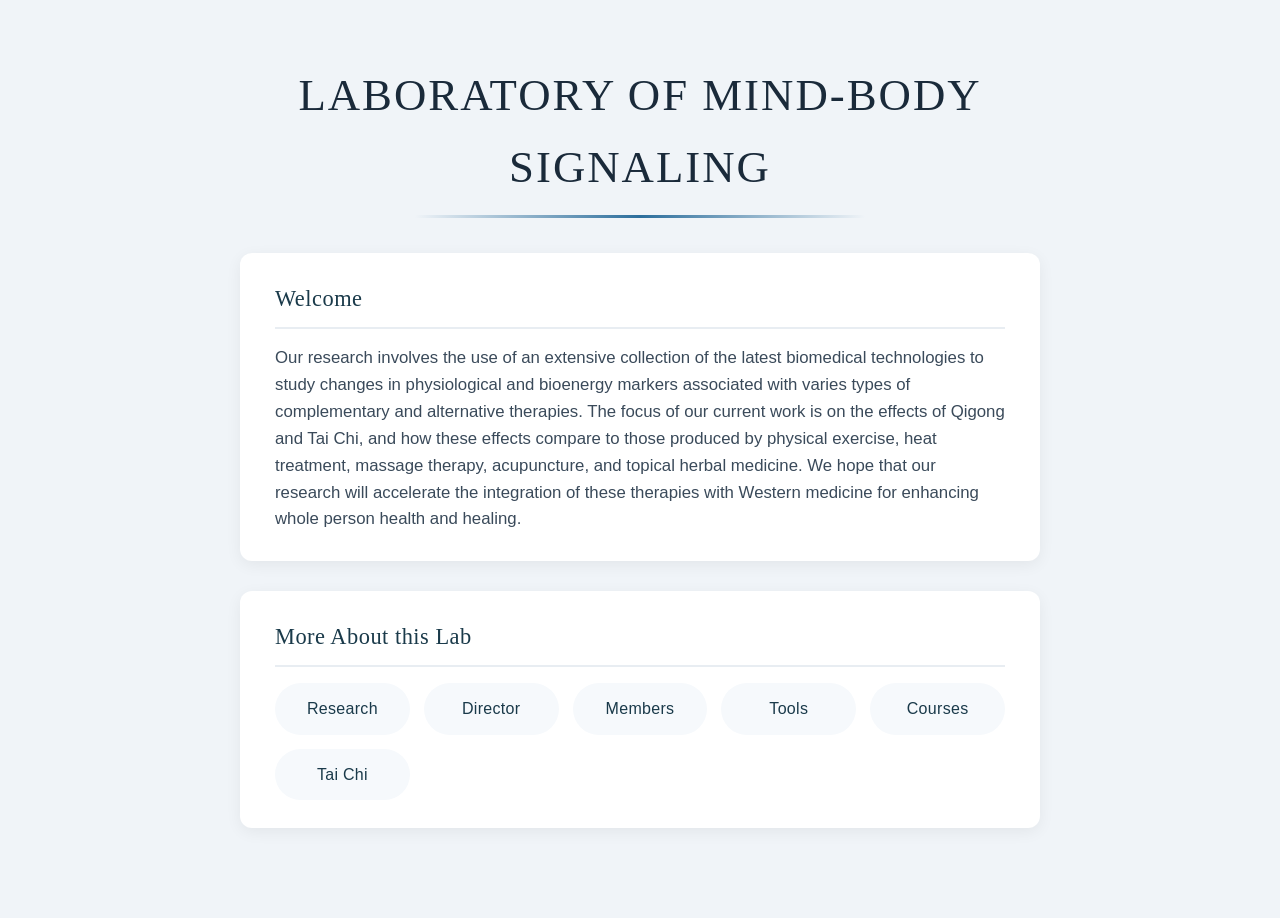
<file: index.html>
<!DOCTYPE html>
<html lang="en">
<head>
  <meta charset="UTF-8" />
  <meta name="viewport" content="width=device-width, initial-scale=1.0" />
  <title>Laboratory of Mind-Body Signaling</title>
  <link rel="stylesheet" href="base.css">
  <link rel="stylesheet" href="index.css">
</head>
<body>
  <div class="lab-card">

    <!-- Centered Large Title -->
    <h1 class="main-title">Laboratory of Mind-Body Signaling</h1>

    <!-- small break line -->
    <hr class="break-line" />

    <!-- div box – Welcome -->
    <div class="div-box welcome-box">
      <h2 class="small-title">Welcome</h2>
      <div class="welcome-content">
        <p>
          Our research involves the use of an extensive collection of the latest biomedical technologies to study changes in physiological and bioenergy markers associated with varies types of complementary and alternative therapies.
          The focus of our current work is on the effects of Qigong and Tai Chi, and how these effects compare to those produced by physical exercise, heat treatment, massage therapy, acupuncture, and topical herbal medicine.  
          We hope that our research will accelerate the integration of these therapies with Western medicine for enhancing whole person health and healing.
        </p>
      </div>
    </div>

    <!-- div box – More About this Lab -->
    <div class="div-box about-box">
      <h2 class="small-title">More About this Lab</h2>
      <!-- grid with Research, Staff, Tools, Courses, Join us -->
      <div class="about-grid">
        <a href="research.html" class="about-item">Research</a>
        <a href="director.html" class="about-item">Director</a>
        <a href="staff.html" class="about-item">Members</a>
        <a href="tools.html" class="about-item">Tools</a>
        <a href="courses.html" class="about-item">Courses</a>
        <a href="tai-chi-qigong-classes.html" class="about-item">Tai Chi</a>
      </div>
    </div>

    <!-- optional footnote – but layout complete -->
  </div>
</body>
</html>
</file>
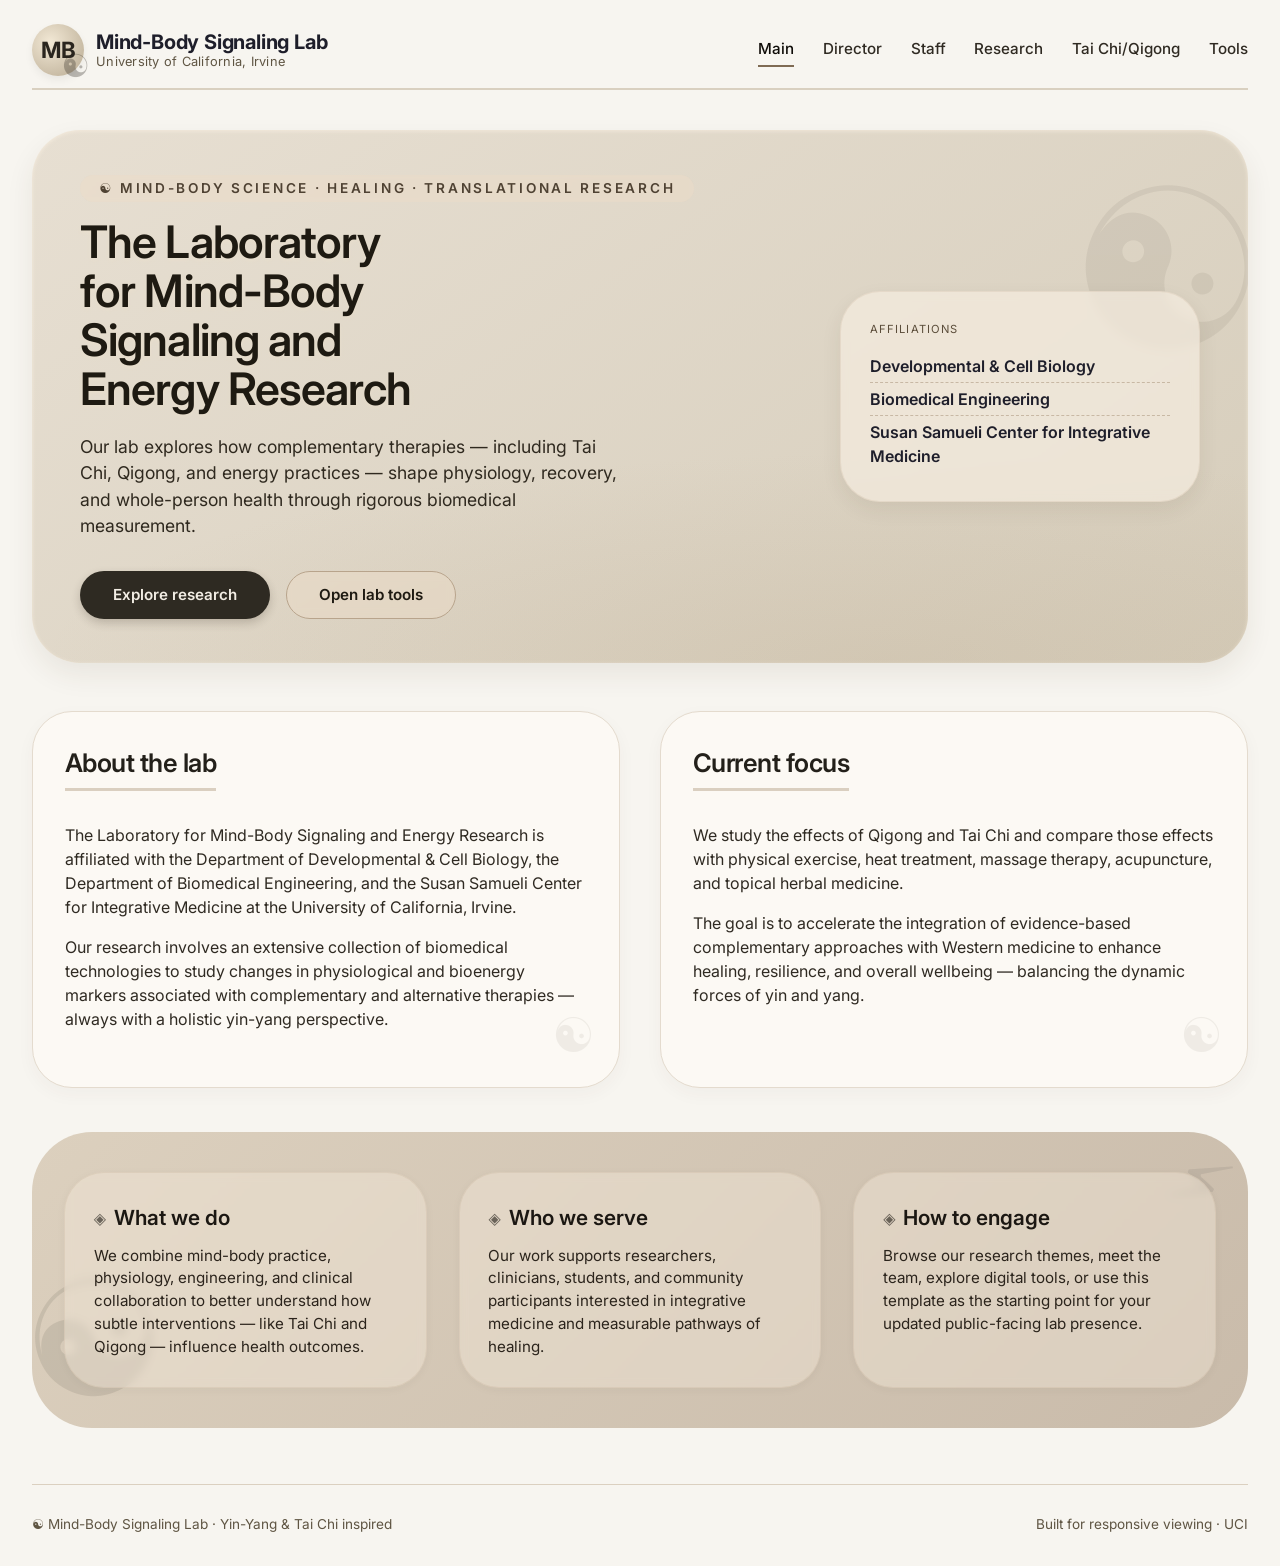
<file: archive2.html>
<!DOCTYPE html>
<html lang="en">
<head>
  <meta charset="UTF-8" />
  <meta name="viewport" content="width=device-width, initial-scale=1.0" />
  <title>Mind-Body Signaling · Yin-Yang Lab</title>
  <meta name="description" content="Laboratory of Mind-Body Signaling — integrating yin-yang, tai chi, and biomedical science.">
  <link rel="preconnect" href="https://fonts.googleapis.com">
  <link rel="preconnect" href="https://fonts.gstatic.com" crossorigin>
  <link href="https://fonts.googleapis.com/css2?family=Inter:opsz,wght@14..32,300..700&display=swap" rel="stylesheet">
  <style>
    * {
      margin: 0;
      padding: 0;
      box-sizing: border-box;
    }

    body {
      font-family: 'Inter', system-ui, -apple-system, sans-serif;
      background: #f7f5f0;  /* soft rice paper */
      color: #1e1e2a;
      line-height: 1.5;
    }

    .site-shell {
      max-width: 1280px;
      margin: 0 auto;
      padding: 1.5rem 2rem 2rem;
    }

    /* ----- header & brand ----- */
    .site-header {
      display: flex;
      align-items: center;
      justify-content: space-between;
      flex-wrap: wrap;
      border-bottom: 2px solid #d9d0c0;
      padding-bottom: 0.75rem;
      margin-bottom: 2.5rem;
      position: relative;
    }

    .brand {
      display: flex;
      align-items: center;
      gap: 0.75rem;
      text-decoration: none;
      color: #1e1e2a;
    }

    .brand-mark {
      display: inline-flex;
      align-items: center;
      justify-content: center;
      width: 52px;
      height: 52px;
      background: radial-gradient(circle at 35% 35%, #f2e8d5, #b8aa92);
      border-radius: 50%;
      font-weight: 700;
      font-size: 1.4rem;
      color: #2a251e;
      box-shadow: 0 4px 8px rgba(0,0,0,0.06);
      position: relative;
    }
    /* yin-yang dot inside brand mark */
    .brand-mark::after {
      content: "☯";
      font-size: 2rem;
      line-height: 1;
      opacity: 0.3;
      position: absolute;
      right: -6px;
      bottom: -6px;
      transform: rotate(15deg);
    }

    .brand-copy {
      display: flex;
      flex-direction: column;
      line-height: 1.2;
    }
    .brand-copy strong {
      font-weight: 700;
      font-size: 1.25rem;
      letter-spacing: -0.01em;
    }
    .brand-copy span {
      font-size: 0.8rem;
      font-weight: 400;
      color: #5f5543;
      letter-spacing: 0.02em;
    }

    .nav-toggle {
      display: none;
      background: none;
      border: 1px solid #cbc0b0;
      border-radius: 30px;
      padding: 0.5rem 0.8rem;
      cursor: pointer;
    }
    .nav-toggle span {
      display: block;
      width: 22px;
      height: 2px;
      margin: 5px 0;
      background: #2a251e;
      border-radius: 4px;
    }
    .sr-only {
      position: absolute;
      width: 1px;
      height: 1px;
      padding: 0;
      margin: -1px;
      overflow: hidden;
      clip: rect(0,0,0,0);
      border: 0;
    }

    .site-nav {
      display: flex;
      gap: 1.8rem;
      flex-wrap: wrap;
      font-weight: 500;
    }
    .site-nav a {
      text-decoration: none;
      color: #2f2a22;
      font-size: 0.95rem;
      padding: 0.3rem 0;
      border-bottom: 2px solid transparent;
      transition: 0.15s;
    }
    .site-nav a.is-active,
    .site-nav a:hover {
      border-bottom-color: #7f6b54;
      color: #0f0c08;
    }

    /* ----- hero section (yin-yang gradient) ----- */
    .hero {
      display: grid;
      grid-template-columns: 2fr 1fr;
      gap: 2.5rem;
      background: linear-gradient(145deg, #e7dfd2 0%, #d6cdbb 100%);
      border-radius: 48px 48px 48px 48px;
      padding: 2.8rem 3rem;
      margin-bottom: 3rem;
      box-shadow: inset 0 1px 4px rgba(255, 245, 230, 0.6), 0 12px 28px rgba(60, 45, 30, 0.08);
      position: relative;
      overflow: hidden;
    }
    /* tai chi / yin-yang wave overlay */
    .hero::before {
      content: "☯";
      position: absolute;
      right: -20px;
      top: -30px;
      font-size: 14rem;
      opacity: 0.07;
      transform: rotate(25deg);
      color: #3d3529;
      pointer-events: none;
    }
    .hero::after {
      content: "";
      position: absolute;
      bottom: 0;
      left: 0;
      width: 100%;
      height: 40%;
      background: radial-gradient(ellipse at 70% 100%, rgba(180, 160, 130, 0.2) 0%, transparent 70%);
      pointer-events: none;
    }

    .hero-copy {
      position: relative;
      z-index: 2;
    }

    .eyebrow {
      font-size: 0.85rem;
      text-transform: uppercase;
      letter-spacing: 0.2em;
      color: #4f4233;
      background: rgba(235, 220, 200, 0.5);
      display: inline-block;
      padding: 0.2rem 1.2rem;
      border-radius: 40px;
      backdrop-filter: blur(2px);
      font-weight: 600;
      margin-bottom: 1rem;
    }

    .hero-copy h1 {
      font-size: 2.8rem;
      font-weight: 600;
      letter-spacing: -0.02em;
      line-height: 1.1;
      color: #1e1a12;
      max-width: 12ch;
      margin-bottom: 1.2rem;
      text-shadow: 0 2px 4px rgba(255, 235, 200, 0.2);
    }

    .lead {
      font-size: 1.1rem;
      max-width: 50ch;
      color: #2f291f;
      margin-bottom: 2rem;
    }

    .hero-actions {
      display: flex;
      flex-wrap: wrap;
      gap: 1rem;
    }

    .button {
      display: inline-block;
      padding: 0.7rem 2rem;
      border-radius: 60px;
      font-weight: 600;
      text-decoration: none;
      font-size: 0.95rem;
      transition: all 0.15s;
      border: 1px solid transparent;
    }
    .button-primary {
      background: #2e2a22;
      color: #f2ede4;
      box-shadow: 0 4px 10px rgba(40, 30, 20, 0.2);
    }
    .button-primary:hover {
      background: #1b1712;
      transform: translateY(-2px);
    }
    .button-secondary {
      background: rgba(235, 220, 200, 0.5);
      backdrop-filter: blur(4px);
      color: #1e1a12;
      border-color: #b8a48c;
    }
    .button-secondary:hover {
      background: rgba(215, 195, 170, 0.7);
    }

    .hero-panel {
      position: relative;
      z-index: 2;
      display: flex;
      align-items: center;
    }

    .stat-card {
      background: rgba(245, 237, 224, 0.7);
      backdrop-filter: blur(4px);
      padding: 1.8rem 1.8rem;
      border-radius: 40px;
      box-shadow: 0 8px 20px rgba(60, 45, 30, 0.08);
      border: 1px solid rgba(210, 190, 165, 0.3);
      width: 100%;
    }
    .stat-label {
      display: block;
      font-size: 0.7rem;
      text-transform: uppercase;
      letter-spacing: 0.1em;
      color: #5b4d3a;
      margin-bottom: 0.75rem;
    }
    .stat-card strong {
      display: block;
      font-weight: 600;
      font-size: 1rem;
      padding: 0.25rem 0;
      border-bottom: 1px dashed #c8b8a4;
    }
    .stat-card strong:last-of-type {
      border-bottom: none;
    }

    /* ----- content grid (yin-yang accent) ----- */
    .content-grid {
      display: grid;
      grid-template-columns: 1fr 1fr;
      gap: 2.5rem;
      margin: 3rem 0 2.8rem;
    }

    .card {
      background: #fcf9f4;
      padding: 2rem 2rem 2.5rem;
      border-radius: 40px;
      box-shadow: 0 6px 18px rgba(80, 60, 40, 0.04);
      border: 1px solid #e4dbce;
      position: relative;
      transition: 0.2s;
    }
    .card:hover {
      border-color: #cbb8a2;
      box-shadow: 0 12px 28px rgba(70, 50, 30, 0.06);
    }
    /* tai chi swirl accent */
    .card::after {
      content: "☯";
      position: absolute;
      bottom: 1rem;
      right: 1.5rem;
      font-size: 3rem;
      opacity: 0.08;
      color: #5f5543;
      transform: rotate(10deg);
      pointer-events: none;
    }

    .card h2 {
      font-size: 1.6rem;
      font-weight: 600;
      letter-spacing: -0.02em;
      margin-bottom: 1rem;
      color: #23201a;
      display: inline-block;
      border-bottom: 3px solid #dacfc0;
      padding-bottom: 0.3rem;
    }
    .card p {
      color: #2f2a22;
      margin: 1rem 0;
    }

    /* ----- highlight band (tai chi / yin-yang gradient) ----- */
    .highlight-band {
      display: grid;
      grid-template-columns: repeat(3, 1fr);
      gap: 2rem;
      margin: 2.5rem 0 3rem;
      background: linear-gradient(135deg, #dcd0be 0%, #c9bbaa 100%);
      border-radius: 60px;
      padding: 2.5rem 2rem;
      position: relative;
      overflow: hidden;
    }
    .highlight-band::before {
      content: "☯";
      position: absolute;
      left: -10px;
      bottom: -30px;
      font-size: 10rem;
      opacity: 0.1;
      transform: rotate(-20deg);
      color: #2f2a1e;
    }
    .highlight-band::after {
      content: "⚡";
      position: absolute;
      right: 20px;
      top: -10px;
      font-size: 5rem;
      opacity: 0.08;
      transform: rotate(30deg);
    }

    .highlight-card {
      background: rgba(245, 235, 220, 0.4);
      backdrop-filter: blur(4px);
      padding: 1.8rem 1.8rem;
      border-radius: 40px;
      border: 1px solid rgba(200, 180, 155, 0.3);
      box-shadow: 0 2px 10px rgba(60, 45, 30, 0.04);
      position: relative;
      z-index: 2;
    }
    .highlight-card h2 {
      font-size: 1.3rem;
      font-weight: 600;
      color: #1b1712;
      margin-bottom: 0.7rem;
      display: flex;
      align-items: center;
      gap: 0.5rem;
    }
    .highlight-card h2::before {
      content: "◈";
      font-size: 1rem;
      opacity: 0.6;
    }
    .highlight-card p {
      color: #2b241c;
      font-size: 0.95rem;
    }

    /* ----- footer ----- */
    .site-footer {
      margin-top: 3.5rem;
      border-top: 1px solid #dbd0c0;
      padding-top: 1.8rem;
      display: flex;
      justify-content: space-between;
      flex-wrap: wrap;
      font-size: 0.85rem;
      color: #5f5543;
    }

    /* ----- responsive ----- */
    @media (max-width: 900px) {
      .hero {
        grid-template-columns: 1fr;
        padding: 2rem 1.8rem;
      }
      .hero-copy h1 {
        font-size: 2.2rem;
        max-width: 100%;
      }
      .content-grid {
        grid-template-columns: 1fr;
      }
      .highlight-band {
        grid-template-columns: 1fr;
        gap: 1.5rem;
        padding: 2rem 1.5rem;
      }
    }

    @media (max-width: 720px) {
      .site-shell {
        padding: 1rem;
      }
      .site-nav {
        display: none;
        flex-direction: column;
        width: 100%;
        gap: 0.5rem;
        padding-top: 1rem;
      }
      .site-nav.open {
        display: flex;
      }
      .nav-toggle {
        display: block;
      }
      .brand-copy strong {
        font-size: 1rem;
      }
      .brand-mark {
        width: 44px;
        height: 44px;
        font-size: 1rem;
      }
      .stat-card {
        padding: 1.2rem;
      }
      .hero-copy h1 {
        font-size: 1.9rem;
      }
    }

    @media (max-width: 480px) {
      .hero {
        border-radius: 28px;
        padding: 1.5rem;
      }
      .button {
        padding: 0.5rem 1.5rem;
        font-size: 0.85rem;
      }
      .highlight-card {
        padding: 1.2rem;
      }
      .card {
        padding: 1.5rem;
      }
    }
  </style>
</head>
<body>
<div class="site-shell">
  <header class="site-header">
    <a class="brand" href="index.html">
      <span class="brand-mark">MB</span>
      <span class="brand-copy">
        <strong>Mind-Body Signaling Lab</strong>
        <span>University of California, Irvine</span>
      </span>
    </a>
    <button class="nav-toggle" type="button" aria-expanded="false" aria-controls="site-nav">
      <span></span><span></span><span></span>
      <span class="sr-only">Toggle navigation</span>
    </button>
    <nav class="site-nav" id="site-nav" aria-label="Primary">
      <a class="is-active" href="index.html">Main</a>
      <a href="director.html">Director</a>
      <a href="staff.html">Staff</a>
      <a href="research.html">Research</a>
      <a href="tai-chi-qigong-classes.html">Tai Chi/Qigong</a>
      <a href="tools.html">Tools</a>
    </nav>
  </header>

  <main>
    <!-- hero with yin-yang / tai chi vibe -->
    <section class="hero">
      <div class="hero-copy">
        <p class="eyebrow">☯ mind-body science · healing · translational research</p>
        <h1>The Laboratory for Mind-Body Signaling and Energy Research</h1>
        <p class="lead">
          Our lab explores how complementary therapies — including Tai Chi, Qigong, and energy practices — shape physiology, recovery, and whole-person health through rigorous biomedical measurement.
        </p>
        <div class="hero-actions">
          <a class="button button-primary" href="research.html">Explore research</a>
          <a class="button button-secondary" href="tools.html">Open lab tools</a>
        </div>
      </div>
      <div class="hero-panel">
        <div class="stat-card">
          <span class="stat-label">Affiliations</span>
          <strong>Developmental &amp; Cell Biology</strong>
          <strong>Biomedical Engineering</strong>
          <strong>Susan Samueli Center for Integrative Medicine</strong>
        </div>
      </div>
    </section>

    <!-- two cards with yin-yang accent -->
    <div class="content-grid">
      <article class="card">
        <h2>About the lab</h2>
        <p>
          The Laboratory for Mind-Body Signaling and Energy Research is affiliated with the Department of Developmental &amp; Cell Biology, the Department of Biomedical Engineering, and the Susan Samueli Center for Integrative Medicine at the University of California, Irvine.
        </p>
        <p>
          Our research involves an extensive collection of biomedical technologies to study changes in physiological and bioenergy markers associated with complementary and alternative therapies — always with a holistic yin-yang perspective.
        </p>
      </article>

      <article class="card">
        <h2>Current focus</h2>
        <p>
          We study the effects of Qigong and Tai Chi and compare those effects with physical exercise, heat treatment, massage therapy, acupuncture, and topical herbal medicine.
        </p>
        <p>
          The goal is to accelerate the integration of evidence-based complementary approaches with Western medicine to enhance healing, resilience, and overall wellbeing — balancing the dynamic forces of yin and yang.
        </p>
      </article>
    </div>

    <!-- highlight band with tai chi / yin-yang gradient -->
    <section class="highlight-band">
      <div class="highlight-card">
        <h2>What we do</h2>
        <p>We combine mind-body practice, physiology, engineering, and clinical collaboration to better understand how subtle interventions — like Tai Chi and Qigong — influence health outcomes.</p>
      </div>
      <div class="highlight-card">
        <h2>Who we serve</h2>
        <p>Our work supports researchers, clinicians, students, and community participants interested in integrative medicine and measurable pathways of healing.</p>
      </div>
      <div class="highlight-card">
        <h2>How to engage</h2>
        <p>Browse our research themes, meet the team, explore digital tools, or use this template as the starting point for your updated public-facing lab presence.</p>
      </div>
    </section>
  </main>

  <footer class="site-footer">
    <p>☯ Mind-Body Signaling Lab · Yin-Yang &amp; Tai Chi inspired</p>
    <p>Built for responsive viewing · UCI</p>
  </footer>
</div>

<!-- tiny nav toggle script -->
<script>
  (function() {
    const toggle = document.querySelector('.nav-toggle');
    const nav = document.getElementById('site-nav');
    if (toggle && nav) {
      toggle.addEventListener('click', function() {
        const expanded = this.getAttribute('aria-expanded') === 'true' ? false : true;
        this.setAttribute('aria-expanded', expanded);
        nav.classList.toggle('open');
      });
    }
  })();
</script>
</body>
</html>
</file>
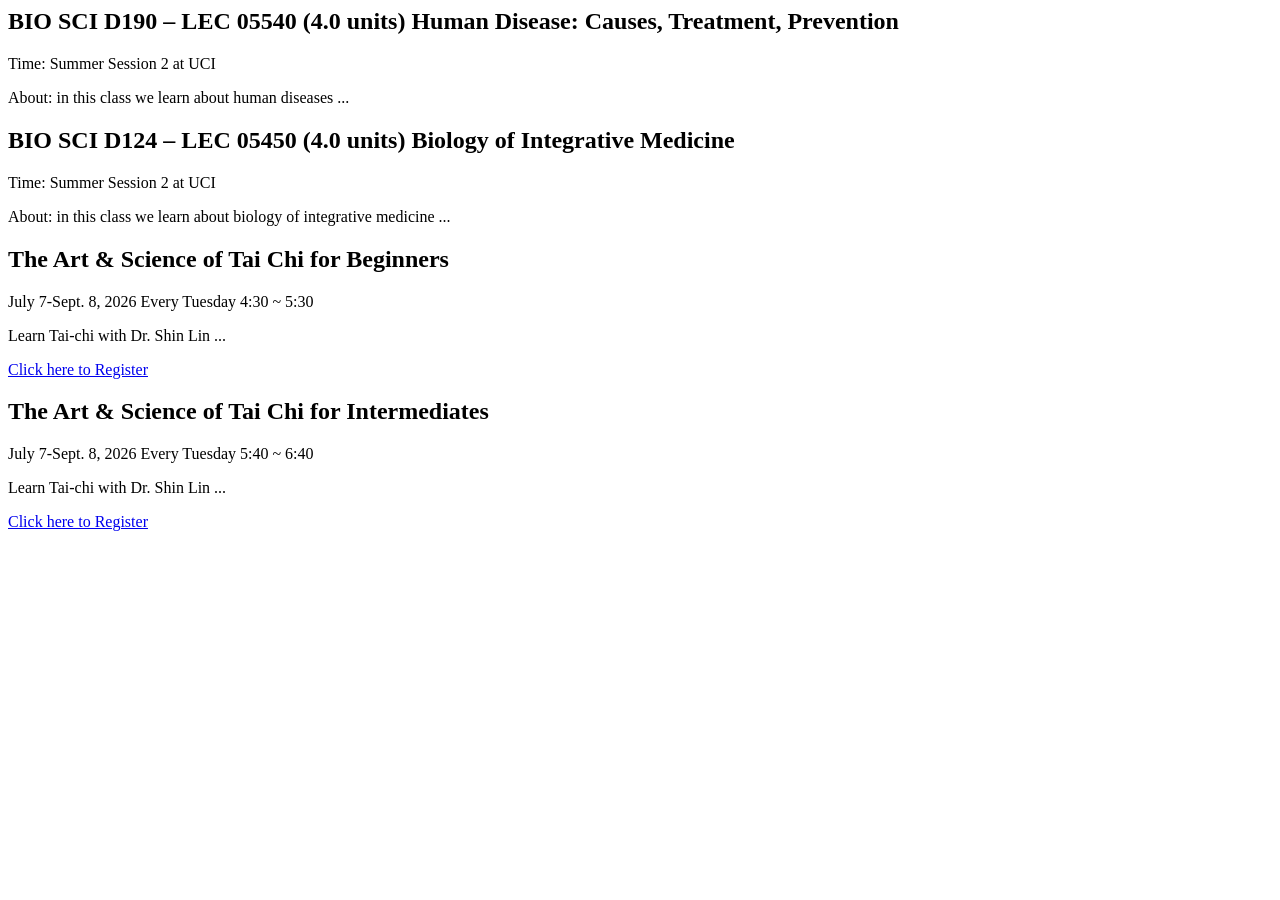
<file: courses.html>
<html>
  <h2> BIO SCI D190 – LEC 05540 (4.0 units) Human Disease: Causes, Treatment, Prevention </h2>
  <p> Time: Summer Session 2 at UCI</p>
  <p> About: in this class we learn about human diseases ... </p>

  <h2> 	BIO SCI D124 – LEC 05450 (4.0 units) Biology of Integrative Medicine </h2>
  <p> Time: Summer Session 2 at UCI</p>
  <p> About: in this class we learn about biology of integrative medicine ... </p>

  <h2> The Art & Science of Tai Chi for Beginners </h2>
  <p> July 7-Sept. 8, 2026 Every Tuesday 4:30 ~ 5:30 </p>
  <p> Learn Tai-chi with Dr. Shin Lin ... </p>
  <a href="https://ssihi.uci.edu/class/the-art-science-of-tai-chi-for-beginners-july-7-sept-8-2026/"> Click here to Register </a>
  
  <h2> The Art & Science of Tai Chi for Intermediates </h2>
  <p> July 7-Sept. 8, 2026 Every Tuesday 5:40 ~ 6:40 </p>
  <p> Learn Tai-chi with Dr. Shin Lin ... </p>
  <a href="https://ssihi.uci.edu/class/the-art-science-of-tai-chi-for-intermediates-july-7-sept-8-2026/"> Click here to Register </a>


</html>
</file>
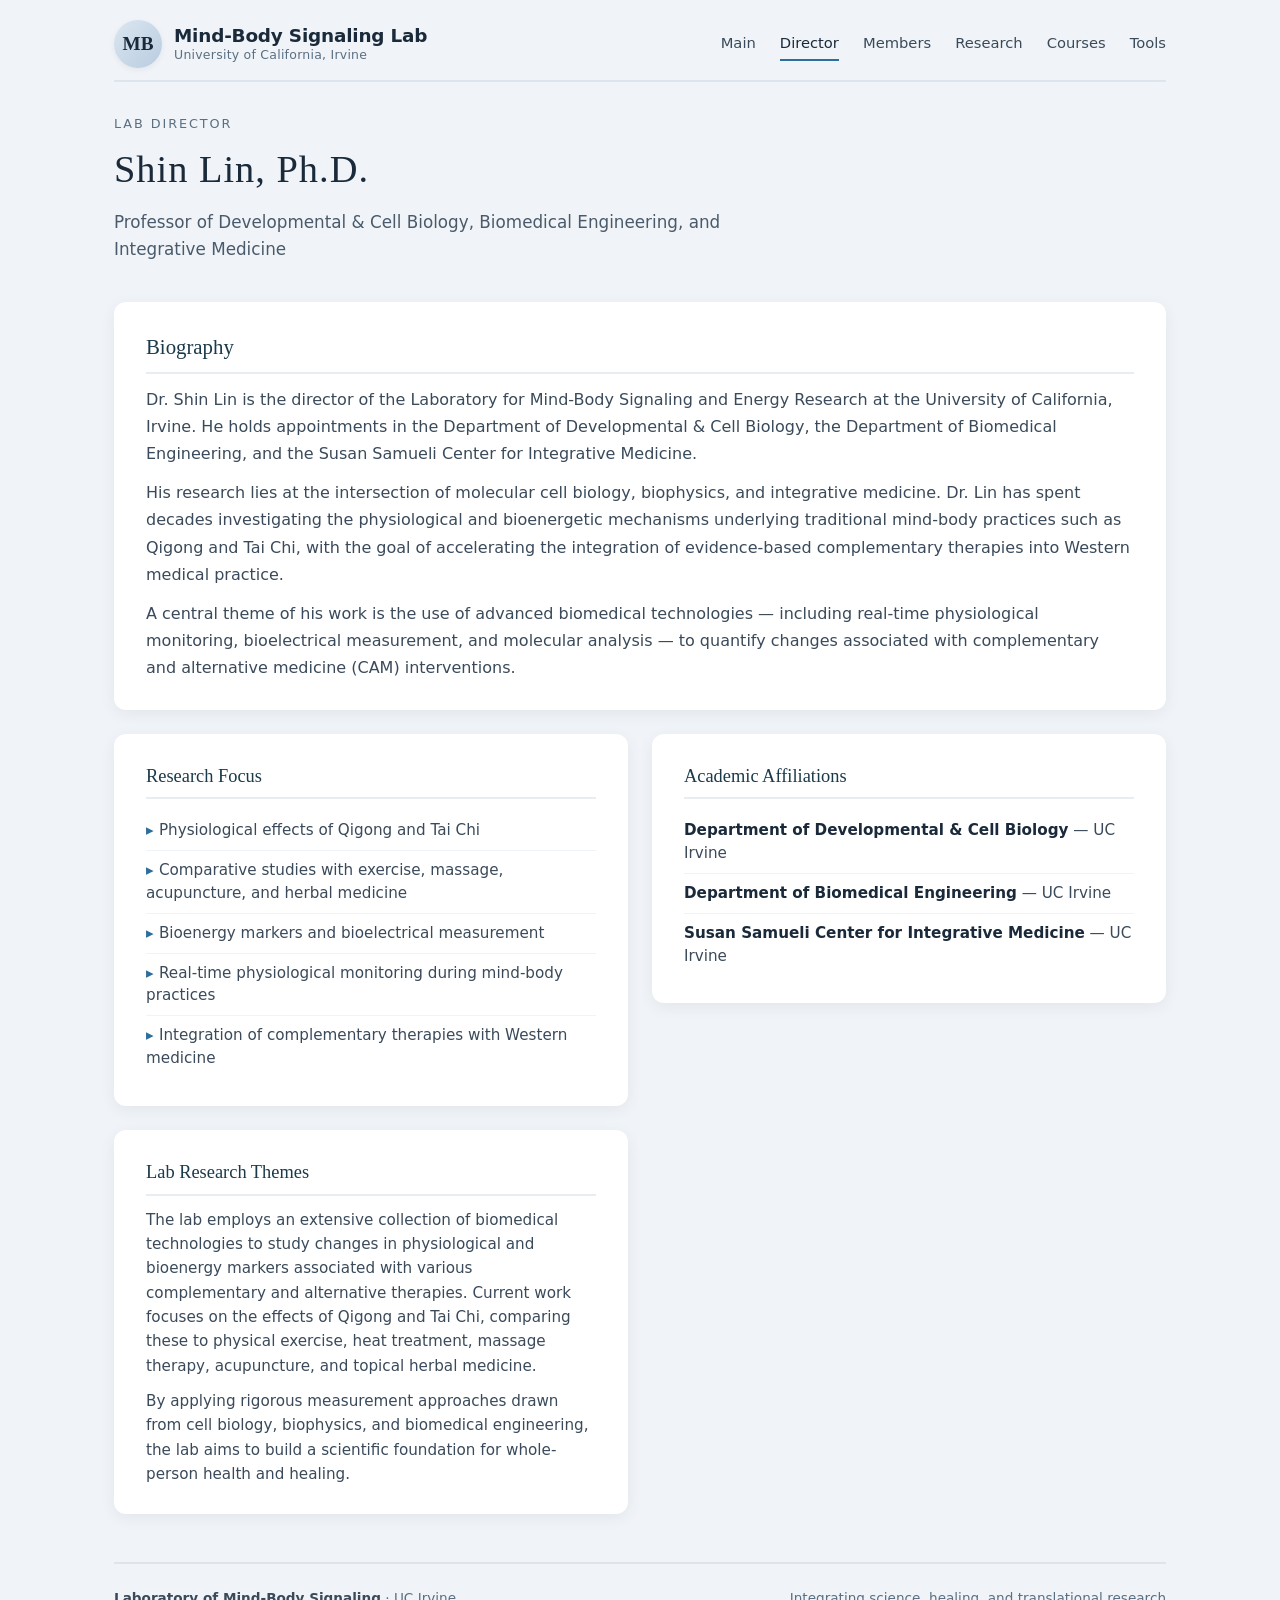
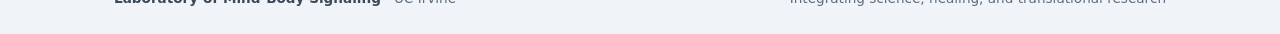
<file: director.html>
<!DOCTYPE html>
<html lang="en">
<head>
  <meta charset="UTF-8" />
  <meta name="viewport" content="width=device-width, initial-scale=1.0" />
  <title>Director — Laboratory of Mind-Body Signaling</title>
  <link rel="stylesheet" href="base.css">
  <link rel="stylesheet" href="director.css">
  <script defer src="script.js"></script>
</head>
<body>
<div class="site-shell">
  <header class="site-header">
    <a class="brand" href="index.html">
      <span class="brand-mark">MB</span>
      <span class="brand-copy">
        <strong>Mind-Body Signaling Lab</strong>
        <span>University of California, Irvine</span>
      </span>
    </a>
    <button class="nav-toggle" type="button" aria-expanded="false" aria-controls="site-nav">
      <span></span><span></span><span></span>
      <span class="sr-only">Toggle navigation</span>
    </button>
    <nav class="site-nav" id="site-nav" aria-label="Primary">
      <a href="index.html">Main</a>
      <a class="is-active" href="director.html">Director</a>
      <a href="staff.html">Members</a>
      <a href="research.html">Research</a>
      <a href="courses.html">Courses</a>
      <a href="tools.html">Tools</a>
    </nav>
  </header>

  <main>
    <section class="page-hero">
      <p class="eyebrow">Lab Director</p>
      <h1>Shin Lin, Ph.D.</h1>
      <p class="lead">Professor of Developmental &amp; Cell Biology, Biomedical Engineering, and Integrative Medicine</p>
    </section>

    <section class="director-content">
      <div class="director-main card">
        <h2>Biography</h2>
        <p>
          Dr. Shin Lin is the director of the Laboratory for Mind-Body Signaling and Energy Research at the University of California, Irvine. He holds appointments in the Department of Developmental &amp; Cell Biology, the Department of Biomedical Engineering, and the Susan Samueli Center for Integrative Medicine.
        </p>
        <p>
          His research lies at the intersection of molecular cell biology, biophysics, and integrative medicine. Dr. Lin has spent decades investigating the physiological and bioenergetic mechanisms underlying traditional mind-body practices such as Qigong and Tai Chi, with the goal of accelerating the integration of evidence-based complementary therapies into Western medical practice.
        </p>
        <p>
          A central theme of his work is the use of advanced biomedical technologies — including real-time physiological monitoring, bioelectrical measurement, and molecular analysis — to quantify changes associated with complementary and alternative medicine (CAM) interventions.
        </p>
      </div>

      <div class="director-sidebar card">
        <h2>Research Focus</h2>
        <ul class="focus-list">
          <li>Physiological effects of Qigong and Tai Chi</li>
          <li>Comparative studies with exercise, massage, acupuncture, and herbal medicine</li>
          <li>Bioenergy markers and bioelectrical measurement</li>
          <li>Real-time physiological monitoring during mind-body practices</li>
          <li>Integration of complementary therapies with Western medicine</li>
        </ul>
      </div>

      <div class="director-bio card">
        <h2>Academic Affiliations</h2>
        <ul class="affiliation-list">
          <li><strong>Department of Developmental &amp; Cell Biology</strong> — UC Irvine</li>
          <li><strong>Department of Biomedical Engineering</strong> — UC Irvine</li>
          <li><strong>Susan Samueli Center for Integrative Medicine</strong> — UC Irvine</li>
        </ul>
      </div>

      <div class="director-research card">
        <h2>Lab Research Themes</h2>
        <p>
          The lab employs an extensive collection of biomedical technologies to study changes in physiological and bioenergy markers associated with various complementary and alternative therapies. Current work focuses on the effects of Qigong and Tai Chi, comparing these to physical exercise, heat treatment, massage therapy, acupuncture, and topical herbal medicine.
        </p>
        <p>
          By applying rigorous measurement approaches drawn from cell biology, biophysics, and biomedical engineering, the lab aims to build a scientific foundation for whole-person health and healing.
        </p>
      </div>
    </section>
  </main>

  <footer class="site-footer">
    <span><strong>Laboratory of Mind-Body Signaling</strong> &middot; UC Irvine</span>
    <span>Integrating science, healing, and translational research</span>
  </footer>
</div>
</body>
</html>
</file>
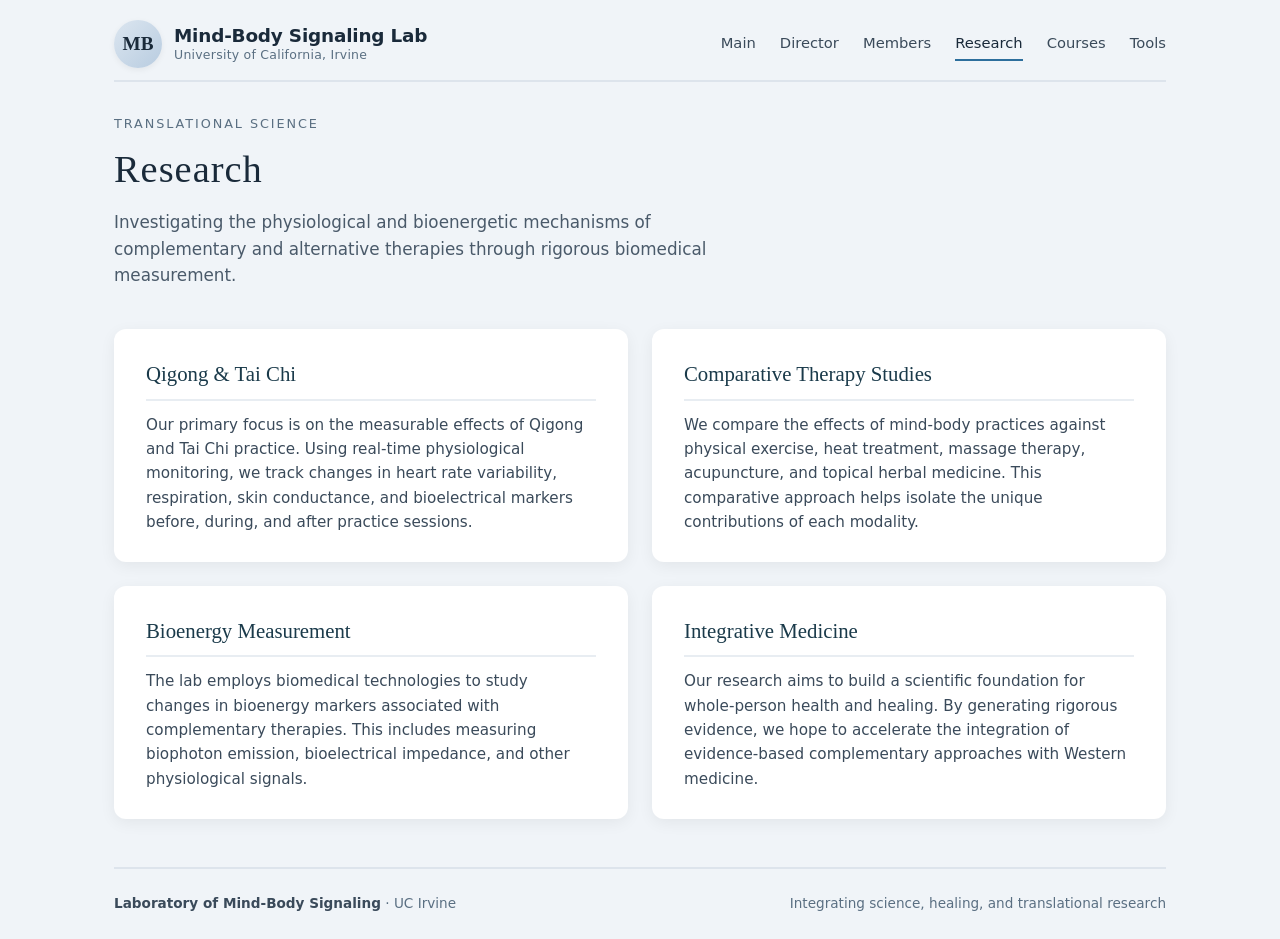
<file: research.html>
<!DOCTYPE html>
<html lang="en">
<head>
  <meta charset="UTF-8" />
  <meta name="viewport" content="width=device-width, initial-scale=1.0" />
  <title>Research — Laboratory of Mind-Body Signaling</title>
  <link rel="stylesheet" href="base.css">
  <link rel="stylesheet" href="research.css">
  <script defer src="script.js"></script>
</head>
<body>
<div class="site-shell">
  <header class="site-header">
    <a class="brand" href="index.html">
      <span class="brand-mark">MB</span>
      <span class="brand-copy">
        <strong>Mind-Body Signaling Lab</strong>
        <span>University of California, Irvine</span>
      </span>
    </a>
    <button class="nav-toggle" type="button" aria-expanded="false" aria-controls="site-nav">
      <span></span><span></span><span></span>
      <span class="sr-only">Toggle navigation</span>
    </button>
    <nav class="site-nav" id="site-nav" aria-label="Primary">
      <a href="index.html">Main</a>
      <a href="director.html">Director</a>
      <a href="staff.html">Members</a>
      <a class="is-active" href="research.html">Research</a>
      <a href="courses.html">Courses</a>
      <a href="tools.html">Tools</a>
    </nav>
  </header>

  <main>
    <section class="page-hero">
      <p class="eyebrow">Translational Science</p>
      <h1>Research</h1>
      <p class="lead">Investigating the physiological and bioenergetic mechanisms of complementary and alternative therapies through rigorous biomedical measurement.</p>
    </section>

    <section class="research-grid">
      <article class="card">
        <h2>Qigong &amp; Tai Chi</h2>
        <p>Our primary focus is on the measurable effects of Qigong and Tai Chi practice. Using real-time physiological monitoring, we track changes in heart rate variability, respiration, skin conductance, and bioelectrical markers before, during, and after practice sessions.</p>
      </article>

      <article class="card">
        <h2>Comparative Therapy Studies</h2>
        <p>We compare the effects of mind-body practices against physical exercise, heat treatment, massage therapy, acupuncture, and topical herbal medicine. This comparative approach helps isolate the unique contributions of each modality.</p>
      </article>

      <article class="card">
        <h2>Bioenergy Measurement</h2>
        <p>The lab employs biomedical technologies to study changes in bioenergy markers associated with complementary therapies. This includes measuring biophoton emission, bioelectrical impedance, and other physiological signals.</p>
      </article>

      <article class="card">
        <h2>Integrative Medicine</h2>
        <p>Our research aims to build a scientific foundation for whole-person health and healing. By generating rigorous evidence, we hope to accelerate the integration of evidence-based complementary approaches with Western medicine.</p>
      </article>
    </section>
  </main>

  <footer class="site-footer">
    <span><strong>Laboratory of Mind-Body Signaling</strong> &middot; UC Irvine</span>
    <span>Integrating science, healing, and translational research</span>
  </footer>
</div>
</body>
</html>
</file>
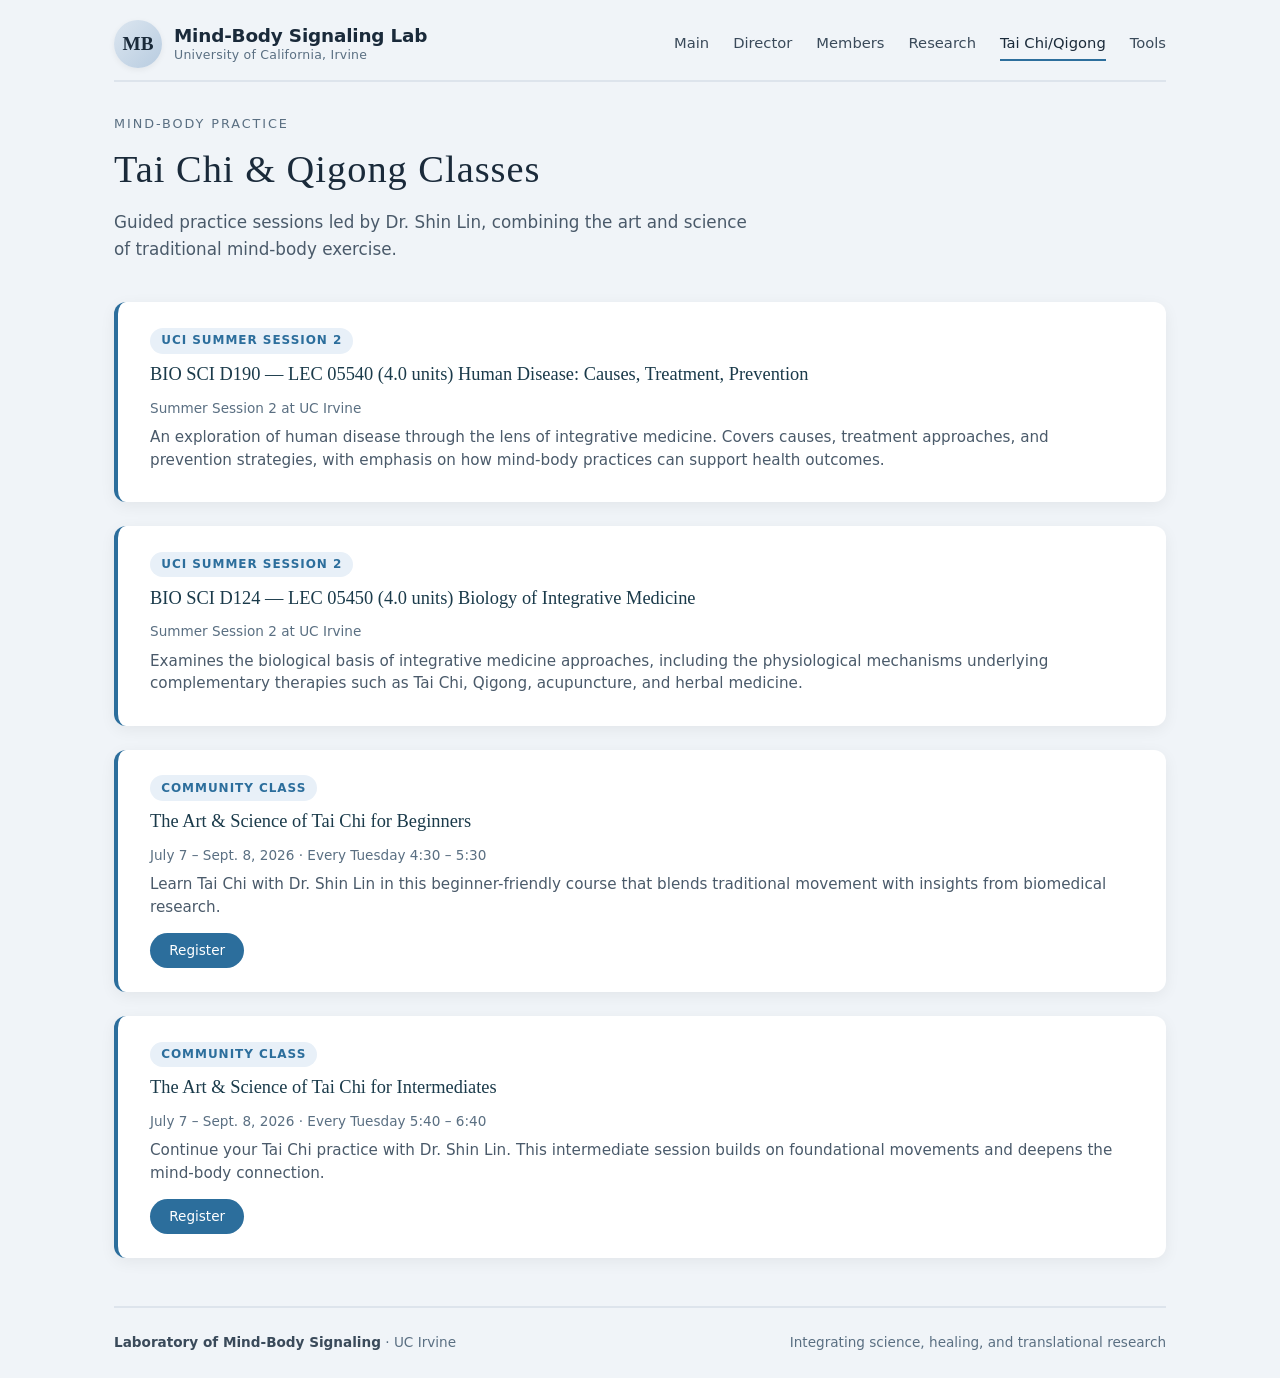
<file: tai-chi-qigong-classes.html>
<!DOCTYPE html>
<html lang="en">
<head>
  <meta charset="UTF-8" />
  <meta name="viewport" content="width=device-width, initial-scale=1.0" />
  <title>Tai Chi &amp; Qigong Classes — Laboratory of Mind-Body Signaling</title>
  <link rel="stylesheet" href="base.css">
  <link rel="stylesheet" href="courses.css">
  <script defer src="script.js"></script>
</head>
<body>
<div class="site-shell">
  <header class="site-header">
    <a class="brand" href="index.html">
      <span class="brand-mark">MB</span>
      <span class="brand-copy">
        <strong>Mind-Body Signaling Lab</strong>
        <span>University of California, Irvine</span>
      </span>
    </a>
    <button class="nav-toggle" type="button" aria-expanded="false" aria-controls="site-nav">
      <span></span><span></span><span></span>
      <span class="sr-only">Toggle navigation</span>
    </button>
    <nav class="site-nav" id="site-nav" aria-label="Primary">
      <a href="index.html">Main</a>
      <a href="director.html">Director</a>
      <a href="staff.html">Members</a>
      <a href="research.html">Research</a>
      <a class="is-active" href="tai-chi-qigong-classes.html">Tai Chi/Qigong</a>
      <a href="tools.html">Tools</a>
    </nav>
  </header>

  <main>
    <section class="page-hero">
      <p class="eyebrow">Mind-Body Practice</p>
      <h1>Tai Chi &amp; Qigong Classes</h1>
      <p class="lead">Guided practice sessions led by Dr. Shin Lin, combining the art and science of traditional mind-body exercise.</p>
    </section>

    <section class="course-list">
      <div class="course-card">
        <span class="course-code">UCI Summer Session 2</span>
        <h2>BIO SCI D190 — LEC 05540 (4.0 units) Human Disease: Causes, Treatment, Prevention</h2>
        <p class="course-time">Summer Session 2 at UC Irvine</p>
        <p>An exploration of human disease through the lens of integrative medicine. Covers causes, treatment approaches, and prevention strategies, with emphasis on how mind-body practices can support health outcomes.</p>
      </div>

      <div class="course-card">
        <span class="course-code">UCI Summer Session 2</span>
        <h2>BIO SCI D124 — LEC 05450 (4.0 units) Biology of Integrative Medicine</h2>
        <p class="course-time">Summer Session 2 at UC Irvine</p>
        <p>Examines the biological basis of integrative medicine approaches, including the physiological mechanisms underlying complementary therapies such as Tai Chi, Qigong, acupuncture, and herbal medicine.</p>
      </div>

      <div class="course-card">
        <span class="course-code">Community Class</span>
        <h2>The Art &amp; Science of Tai Chi for Beginners</h2>
        <p class="course-time">July 7 – Sept. 8, 2026 · Every Tuesday 4:30 – 5:30</p>
        <p>Learn Tai Chi with Dr. Shin Lin in this beginner-friendly course that blends traditional movement with insights from biomedical research.</p>
        <a class="course-register" href="https://ssihi.uci.edu/class/the-art-science-of-tai-chi-for-beginners-july-7-sept-8-2026/" target="_blank" rel="noreferrer">Register</a>
      </div>

      <div class="course-card">
        <span class="course-code">Community Class</span>
        <h2>The Art &amp; Science of Tai Chi for Intermediates</h2>
        <p class="course-time">July 7 – Sept. 8, 2026 · Every Tuesday 5:40 – 6:40</p>
        <p>Continue your Tai Chi practice with Dr. Shin Lin. This intermediate session builds on foundational movements and deepens the mind-body connection.</p>
        <a class="course-register" href="https://ssihi.uci.edu/class/the-art-science-of-tai-chi-for-intermediates-july-7-sept-8-2026/" target="_blank" rel="noreferrer">Register</a>
      </div>
    </section>
  </main>

  <footer class="site-footer">
    <span><strong>Laboratory of Mind-Body Signaling</strong> &middot; UC Irvine</span>
    <span>Integrating science, healing, and translational research</span>
  </footer>
</div>
</body>
</html>
</file>
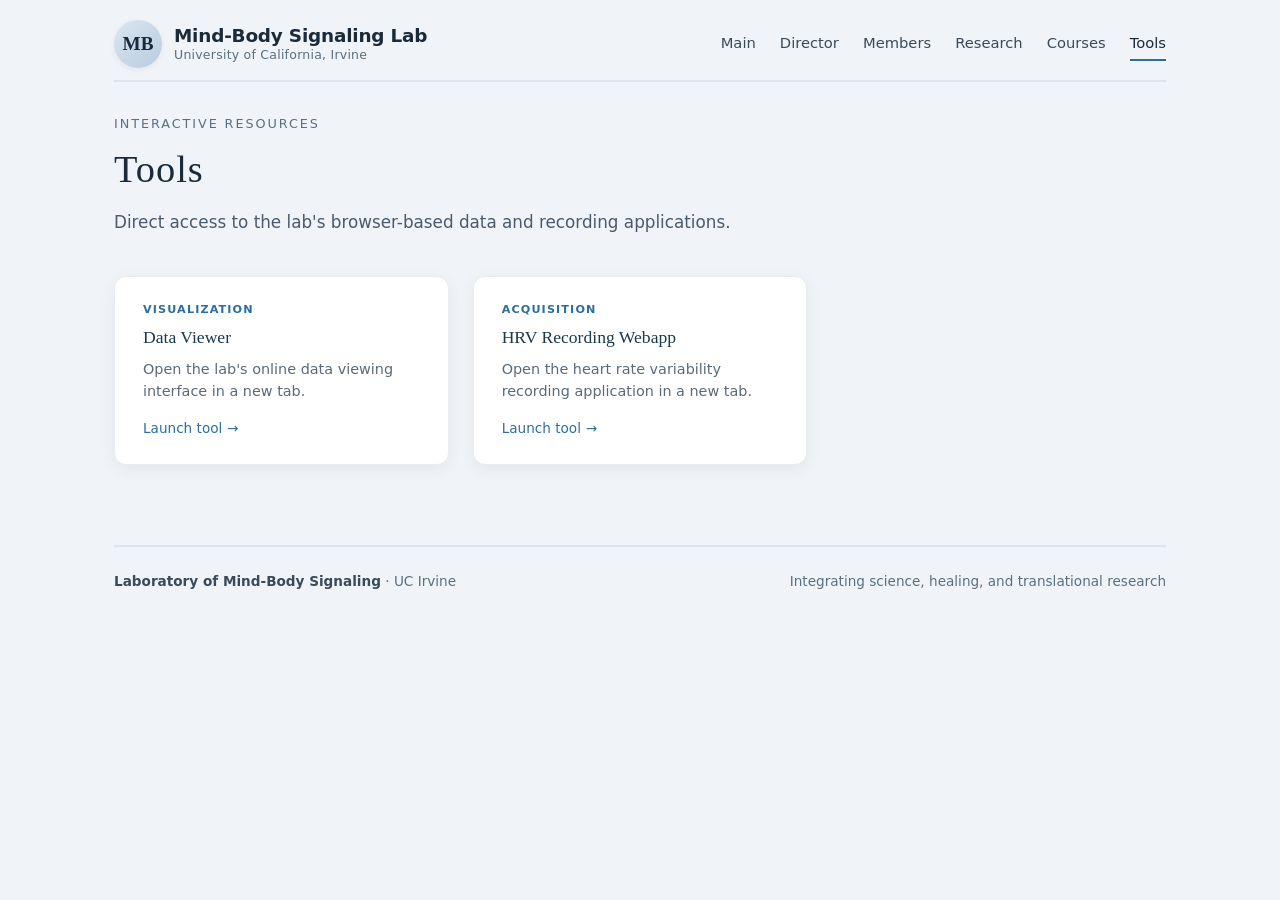
<file: tools.html>
<!DOCTYPE html>
<html lang="en">
<head>
  <meta charset="UTF-8" />
  <meta name="viewport" content="width=device-width, initial-scale=1.0" />
  <title>Tools — Laboratory of Mind-Body Signaling</title>
  <link rel="stylesheet" href="base.css">
  <link rel="stylesheet" href="tools.css">
  <script defer src="script.js"></script>
</head>
<body>
<div class="site-shell">
  <header class="site-header">
    <a class="brand" href="index.html">
      <span class="brand-mark">MB</span>
      <span class="brand-copy">
        <strong>Mind-Body Signaling Lab</strong>
        <span>University of California, Irvine</span>
      </span>
    </a>
    <button class="nav-toggle" type="button" aria-expanded="false" aria-controls="site-nav">
      <span></span><span></span><span></span>
      <span class="sr-only">Toggle navigation</span>
    </button>
    <nav class="site-nav" id="site-nav" aria-label="Primary">
      <a href="index.html">Main</a>
      <a href="director.html">Director</a>
      <a href="staff.html">Members</a>
      <a href="research.html">Research</a>
      <a href="courses.html">Courses</a>
      <a class="is-active" href="tools.html">Tools</a>
    </nav>
  </header>

  <main>
    <section class="page-hero">
      <p class="eyebrow">Interactive resources</p>
      <h1>Tools</h1>
      <p class="lead">Direct access to the lab's browser-based data and recording applications.</p>
    </section>

    <section class="tool-grid">
      <a class="tool-card" href="https://mindbodysignalinglab.github.io/DataViewer/" target="_blank" rel="noreferrer">
        <span class="tool-kicker">Visualization</span>
        <h2>Data Viewer</h2>
        <p>Open the lab's online data viewing interface in a new tab.</p>
        <span class="tool-link">Launch tool</span>
      </a>
      <a class="tool-card" href="https://mindbodysignalinglab.github.io/HRV-Recording-Webapp/" target="_blank" rel="noreferrer">
        <span class="tool-kicker">Acquisition</span>
        <h2>HRV Recording Webapp</h2>
        <p>Open the heart rate variability recording application in a new tab.</p>
        <span class="tool-link">Launch tool</span>
      </a>
    </section>
  </main>

  <footer class="site-footer">
    <span><strong>Laboratory of Mind-Body Signaling</strong> &middot; UC Irvine</span>
    <span>Integrating science, healing, and translational research</span>
  </footer>
</div>
</body>
</html>
</file>
<file: base.css>
/* ─── base.css: shared reset, navigation, footer, common utilities ─── */

/* Reset & base */
*, *::before, *::after {
  margin: 0;
  padding: 0;
  box-sizing: border-box;
}

body {
  font-family: 'Segoe UI', system-ui, -apple-system, BlinkMacSystemFont, Roboto, sans-serif;
  background: #f0f4f8;
  color: #2c3e50;
  line-height: 1.6;
  min-height: 100vh;
  display: flex;
  flex-direction: column;
}

/* ─── Site shell (page wrapper) ─── */
.site-shell {
  max-width: 1100px;
  width: 100%;
  margin: 0 auto;
  padding: 0 1.5rem;
  flex: 1;
  display: flex;
  flex-direction: column;
}

/* ─── Header & Brand ─── */
.site-header {
  display: flex;
  align-items: center;
  justify-content: space-between;
  flex-wrap: wrap;
  padding: 1.25rem 0 0.75rem;
  border-bottom: 2px solid #dde4ec;
  margin-bottom: 2rem;
}

.brand {
  display: flex;
  align-items: center;
  gap: 0.75rem;
  text-decoration: none;
  color: #1a2a3a;
}

.brand-mark {
  display: inline-flex;
  align-items: center;
  justify-content: center;
  width: 48px;
  height: 48px;
  background: linear-gradient(135deg, #dce6f0, #b8cce0);
  border-radius: 50%;
  font-weight: 700;
  font-size: 1.2rem;
  color: #1a2a3a;
  box-shadow: 0 2px 6px rgba(0,0,0,0.06);
  font-family: 'Georgia', serif;
}

.brand-copy {
  display: flex;
  flex-direction: column;
  line-height: 1.2;
}
.brand-copy strong {
  font-weight: 700;
  font-size: 1.15rem;
  letter-spacing: -0.01em;
}
.brand-copy span {
  font-size: 0.78rem;
  font-weight: 400;
  color: #5a6f82;
  letter-spacing: 0.02em;
}

/* ─── Navigation ─── */
.nav-toggle {
  display: none;
  background: none;
  border: 1px solid #cbd6e2;
  border-radius: 30px;
  padding: 0.4rem 0.7rem;
  cursor: pointer;
}
.nav-toggle span {
  display: block;
  width: 20px;
  height: 2px;
  margin: 4px 0;
  background: #2c3e50;
  border-radius: 4px;
}
.sr-only {
  position: absolute;
  width: 1px;
  height: 1px;
  padding: 0;
  margin: -1px;
  overflow: hidden;
  clip: rect(0,0,0,0);
  border: 0;
}

.site-nav {
  display: flex;
  gap: 1.5rem;
  flex-wrap: wrap;
  font-weight: 500;
  font-size: 0.92rem;
}
.site-nav a {
  text-decoration: none;
  color: #3a4a5a;
  padding: 0.25rem 0;
  border-bottom: 2px solid transparent;
  transition: all 0.2s ease;
}
.site-nav a.is-active,
.site-nav a:hover {
  border-bottom-color: #2c6e9c;
  color: #1a2a3a;
}

/* ─── Page Hero ─── */
.page-hero {
  margin-bottom: 2.5rem;
}
.page-hero h1 {
  font-family: 'Georgia', serif;
  font-size: 2.4rem;
  font-weight: 300;
  letter-spacing: 1px;
  color: #1a2a3a;
  margin-bottom: 0.5rem;
}
.page-hero .eyebrow {
  font-size: 0.8rem;
  text-transform: uppercase;
  letter-spacing: 0.15em;
  color: #5a6f82;
  margin-bottom: 0.3rem;
}
.page-hero .lead {
  font-size: 1.05rem;
  color: #4a5a6a;
  max-width: 650px;
}

/* ─── Cards ─── */
.card {
  background: #ffffff;
  border-radius: 12px;
  padding: 1.75rem 2rem;
  box-shadow: 0 4px 16px rgba(0, 0, 0, 0.06);
  transition: box-shadow 0.3s ease;
}
.card:hover {
  box-shadow: 0 8px 24px rgba(44, 110, 156, 0.12);
}
.card h2 {
  font-family: 'Georgia', serif;
  font-size: 1.3rem;
  font-weight: 500;
  color: #1a3a4a;
  margin-bottom: 0.75rem;
  padding-bottom: 0.5rem;
  border-bottom: 2px solid #e8edf2;
}
.card h3 {
  font-family: 'Georgia', serif;
  font-size: 1.1rem;
  font-weight: 500;
  color: #1a3a4a;
  margin-bottom: 0.5rem;
}
.card p {
  font-size: 1rem;
  color: #3a4a5a;
  margin-bottom: 0.75rem;
}
.card p:last-child {
  margin-bottom: 0;
}

/* ─── Buttons ─── */
.button {
  display: inline-block;
  padding: 0.6rem 1.8rem;
  border-radius: 30px;
  font-size: 0.92rem;
  font-weight: 500;
  text-decoration: none;
  transition: all 0.25s ease;
  cursor: pointer;
  border: 1px solid transparent;
}
.button-primary {
  background: #2c6e9c;
  color: #ffffff;
}
.button-primary:hover {
  background: #1a5a82;
  box-shadow: 0 4px 12px rgba(44, 110, 156, 0.25);
}
.button-secondary {
  background: transparent;
  color: #2c6e9c;
  border-color: #2c6e9c;
}
.button-secondary:hover {
  background: #e8f0f8;
}

/* ─── Footer ─── */
.site-footer {
  margin-top: 3rem;
  padding: 1.5rem 0;
  border-top: 2px solid #dde4ec;
  display: flex;
  justify-content: space-between;
  flex-wrap: wrap;
  gap: 0.5rem;
  font-size: 0.85rem;
  color: #5a6f82;
}
.site-footer strong {
  color: #3a4a5a;
  font-weight: 600;
}

/* ─── Responsive ─── */
@media (max-width: 720px) {
  .site-shell {
    padding: 0 1rem;
  }
  .site-header {
    padding: 1rem 0 0.5rem;
  }
  .site-nav {
    display: none;
    flex-direction: column;
    width: 100%;
    gap: 0.4rem;
    padding-top: 0.75rem;
  }
  .site-nav.open {
    display: flex;
  }
  .nav-toggle {
    display: block;
  }
  .page-hero h1 {
    font-size: 1.8rem;
  }
  .card {
    padding: 1.25rem 1.25rem;
  }
  .site-footer {
    flex-direction: column;
    text-align: center;
  }
}

@media (max-width: 480px) {
  .brand-copy strong {
    font-size: 1rem;
  }
  .brand-mark {
    width: 40px;
    height: 40px;
    font-size: 1rem;
  }
  .page-hero h1 {
    font-size: 1.5rem;
  }
  .site-nav a {
    font-size: 0.88rem;
  }
  .button {
    padding: 0.5rem 1.4rem;
    font-size: 0.85rem;
  }
}
</file>
<file: index.css>
/* Reset and base styles */
* {
  margin: 0;
  padding: 0;
  box-sizing: border-box;
}

body {
  font-family: 'Segoe UI', Tahoma, Geneva, Verdana, sans-serif;
  background: #f0f4f8;
  min-height: 100vh;
  display: flex;
  justify-content: center;
  align-items: center;
  padding: 20px;
  line-height: 1.6;
  color: #2c3e50;
}

.lab-card {
  max-width: 900px;
  width: 100%;
  padding: 40px 50px;
  background: transparent;
}

/* Main Title */
.main-title {
  font-size: 2.8rem;
  font-weight: 300;
  letter-spacing: 2px;
  text-align: center;
  color: #1a2a3a;
  margin-bottom: 8px;
  text-transform: uppercase;
  font-family: 'Georgia', serif;
}

/* Break Line */
.break-line {
  border: none;
  height: 3px;
  background: linear-gradient(to right, transparent, #2c6e9c, transparent);
  margin: 12px auto 35px auto;
  width: 70%;
  max-width: 450px;
}

/* Div Boxes - shared styles */
.div-box {
  background: #ffffff;
  border-radius: 12px;
  padding: 28px 35px;
  margin-bottom: 30px;
  box-shadow: 0 4px 16px rgba(0, 0, 0, 0.06);
  transition: box-shadow 0.3s ease;
}

.div-box:hover {
  box-shadow: 0 8px 24px rgba(44, 110, 156, 0.12);
}

/* Small Title */
.small-title {
  font-size: 1.4rem;
  font-weight: 500;
  color: #1a3a4a;
  margin-bottom: 16px;
  letter-spacing: 0.5px;
  border-bottom: 2px solid #e8edf2;
  padding-bottom: 10px;
  font-family: 'Georgia', serif;
}

/* Welcome Box */
.welcome-content p {
  font-size: 1.05rem;
  margin-bottom: 14px;
  color: #3a4a5a;
}

.welcome-content p:last-child {
  margin-bottom: 0;
}

/* About Grid */
.about-grid {
  display: grid;
  grid-template-columns: repeat(auto-fit, minmax(120px, 1fr));
  gap: 14px;
  margin-top: 6px;
}

.about-item {
  background: #f6f9fc;
  padding: 12px 18px;
  border-radius: 30px;
  text-align: center;
  font-weight: 500;
  font-size: 1rem;
  color: #1a3a4a;
  transition: all 0.25s ease;
  border: 1px solid transparent;
  letter-spacing: 0.3px;
  text-decoration: none;
  display: block;
}

.about-item:hover {
  background: #e3ecf5;
  border-color: #2c6e9c;
  color: #1a2a3a;
  transform: translateY(-2px);
  box-shadow: 0 4px 10px rgba(44, 110, 156, 0.1);
}

/* Responsive adjustments */
@media (max-width: 700px) {
  .lab-card {
    padding: 20px 15px;
  }

  .main-title {
    font-size: 2rem;
    letter-spacing: 1px;
  }

  .div-box {
    padding: 20px 22px;
  }

  .small-title {
    font-size: 1.2rem;
  }

  .about-grid {
    grid-template-columns: repeat(3, 1fr);
    gap: 10px;
  }

  .about-item {
    padding: 10px 12px;
    font-size: 0.9rem;
  }
}

@media (max-width: 450px) {
  .main-title {
    font-size: 1.6rem;
  }

  .about-grid {
    grid-template-columns: repeat(2, 1fr);
  }

  .div-box {
    padding: 16px 18px;
  }

  .break-line {
    width: 90%;
  }

  .welcome-content p {
    font-size: 0.95rem;
  }
}
</file>
<file: director.css>
/* ─── director.css: Director page specific styles ─── */

.director-content {
  display: grid;
  grid-template-columns: 1fr 1fr;
  gap: 1.5rem;
  align-items: start;
}

.director-main {
  grid-column: 1 / -1;
}

.director-main h2 {
  font-family: 'Georgia', serif;
  font-size: 1.3rem;
  font-weight: 500;
  color: #1a3a4a;
  margin-bottom: 0.75rem;
  padding-bottom: 0.5rem;
  border-bottom: 2px solid #e8edf2;
}

.director-main p {
  font-size: 1rem;
  color: #3a4a5a;
  margin-bottom: 0.75rem;
  line-height: 1.7;
}

.director-main p:last-child {
  margin-bottom: 0;
}

.director-sidebar h2,
.director-bio h2,
.director-research h2 {
  font-family: 'Georgia', serif;
  font-size: 1.15rem;
  font-weight: 500;
  color: #1a3a4a;
  margin-bottom: 0.75rem;
  padding-bottom: 0.4rem;
  border-bottom: 2px solid #e8edf2;
}

.focus-list,
.affiliation-list {
  list-style: none;
  padding: 0;
  margin: 0;
}

.focus-list li,
.affiliation-list li {
  padding: 0.5rem 0;
  border-bottom: 1px solid #eef3fc;
  font-size: 0.95rem;
  color: #3a4a5a;
  line-height: 1.5;
}

.focus-list li:last-child,
.affiliation-list li:last-child {
  border-bottom: none;
}

.focus-list li::before {
  content: "▸ ";
  color: #2c6e9c;
  font-weight: 600;
}

.affiliation-list li strong {
  color: #1a2a3a;
}

.director-research p {
  font-size: 0.95rem;
  color: #3a4a5a;
  margin-bottom: 0.7rem;
  line-height: 1.6;
}

.director-research p:last-child {
  margin-bottom: 0;
}

@media (max-width: 720px) {
  .director-content {
    grid-template-columns: 1fr;
  }
}

@media (max-width: 480px) {
  .director-main,
  .director-sidebar,
  .director-bio,
  .director-research {
    padding: 1.25rem;
  }
  .focus-list li,
  .affiliation-list li {
    font-size: 0.9rem;
  }
}
</file>
<file: research.css>
/* ─── research.css: Research page specific styles ─── */

.research-grid {
  display: grid;
  grid-template-columns: 1fr 1fr;
  gap: 1.5rem;
  margin-top: 0.5rem;
}

.research-grid .card p {
  font-size: 0.95rem;
  line-height: 1.6;
}

.research-grid .card p:last-child {
  margin-bottom: 0;
}

@media (max-width: 720px) {
  .research-grid {
    grid-template-columns: 1fr;
  }
}

@media (max-width: 480px) {
  .research-grid .card {
    padding: 1.25rem;
  }
}
</file>
<file: courses.css>
/* ─── courses.css: Courses page specific styles ─── */

.course-list {
  display: flex;
  flex-direction: column;
  gap: 1.5rem;
}

.course-card {
  background: #ffffff;
  border-radius: 12px;
  padding: 1.5rem 2rem;
  box-shadow: 0 4px 16px rgba(0, 0, 0, 0.06);
  border-left: 4px solid #2c6e9c;
  transition: box-shadow 0.3s ease;
}

.course-card:hover {
  box-shadow: 0 8px 24px rgba(44, 110, 156, 0.12);
}

.course-code {
  display: inline-block;
  font-size: 0.75rem;
  text-transform: uppercase;
  letter-spacing: 0.08em;
  font-weight: 600;
  color: #2c6e9c;
  background: #e8f0f8;
  padding: 0.2rem 0.7rem;
  border-radius: 20px;
  margin-bottom: 0.4rem;
}

.course-card h2 {
  font-family: 'Georgia', serif;
  font-size: 1.15rem;
  font-weight: 500;
  color: #1a3a4a;
  margin-bottom: 0.5rem;
}

.course-card p {
  font-size: 0.95rem;
  color: #4a5a6a;
  margin-bottom: 0.4rem;
  line-height: 1.5;
}

.course-card .course-time {
  font-size: 0.85rem;
  color: #5a6f82;
  display: flex;
  align-items: center;
  gap: 0.3rem;
  margin-bottom: 0.5rem;
}

.course-card .course-register {
  display: inline-block;
  margin-top: 0.5rem;
  padding: 0.4rem 1.2rem;
  background: #2c6e9c;
  color: #ffffff;
  border-radius: 30px;
  font-size: 0.85rem;
  font-weight: 500;
  text-decoration: none;
  transition: background 0.2s ease;
}

.course-card .course-register:hover {
  background: #1a5a82;
}

@media (max-width: 480px) {
  .course-card {
    padding: 1.2rem 1.25rem;
  }
  .course-card h2 {
    font-size: 1.05rem;
  }
}
</file>
<file: tools.css>
/* ─── tools.css: Tools page specific styles ─── */

.tool-grid {
  display: grid;
  grid-template-columns: repeat(auto-fill, minmax(280px, 1fr));
  gap: 1.5rem;
  margin: 1.5rem 0 2rem;
}

.tool-card {
  display: block;
  background: #ffffff;
  border-radius: 12px;
  padding: 1.5rem 1.75rem;
  box-shadow: 0 4px 16px rgba(0, 0, 0, 0.06);
  text-decoration: none;
  transition: box-shadow 0.3s ease, transform 0.2s ease;
  border: 1px solid #e8edf2;
}

.tool-card:hover {
  box-shadow: 0 8px 24px rgba(44, 110, 156, 0.12);
  transform: translateY(-3px);
}

.tool-kicker {
  font-size: 0.7rem;
  text-transform: uppercase;
  letter-spacing: 0.1em;
  font-weight: 600;
  color: #2c6e9c;
  margin-bottom: 0.3rem;
  display: block;
}

.tool-card h2 {
  font-family: 'Georgia', serif;
  font-size: 1.1rem;
  font-weight: 500;
  color: #1a3a4a;
  margin-bottom: 0.5rem;
}

.tool-card p {
  font-size: 0.9rem;
  color: #5a6a7a;
  margin-bottom: 0.75rem;
  line-height: 1.5;
}

.tool-link {
  font-size: 0.85rem;
  font-weight: 500;
  color: #2c6e9c;
  display: inline-flex;
  align-items: center;
  gap: 0.3rem;
}

.tool-link::after {
  content: "→";
  transition: transform 0.2s ease;
}

.tool-card:hover .tool-link::after {
  transform: translateX(4px);
}

@media (max-width: 480px) {
  .tool-grid {
    grid-template-columns: 1fr;
  }
  .tool-card {
    padding: 1.25rem;
  }
}
</file>
